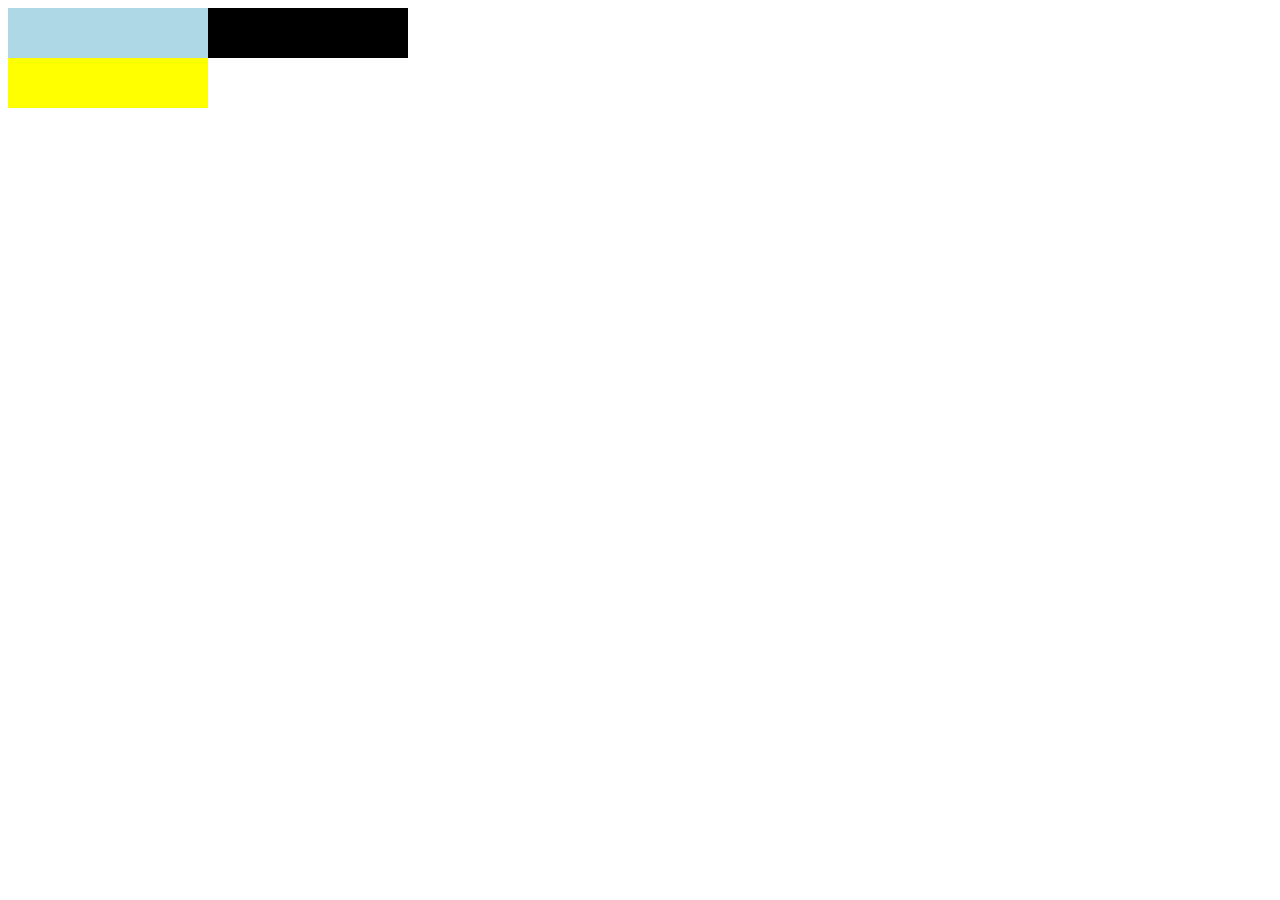
<file: gridz.html>
<html lang="en">
<head>
  <meta charset="UTF-8">
  <link href="https://fonts.googleapis.com/css?family=Nothing+You+Could+Do&display=swap" rel="stylesheet">
  <link rel="stylesheet" href="./gridz.css">
  <meta name="viewport" content="width=device-width, initial-scale=1.0">
  <meta http-equiv="X-UA-Compatible" content="ie=edge">
  <title>Document</title>
</head>
<body>
  <div class="gridContainer">
    <header></header>
    <main></main>
    <footer></footer>
  </div>
</body>
</html>
</file>
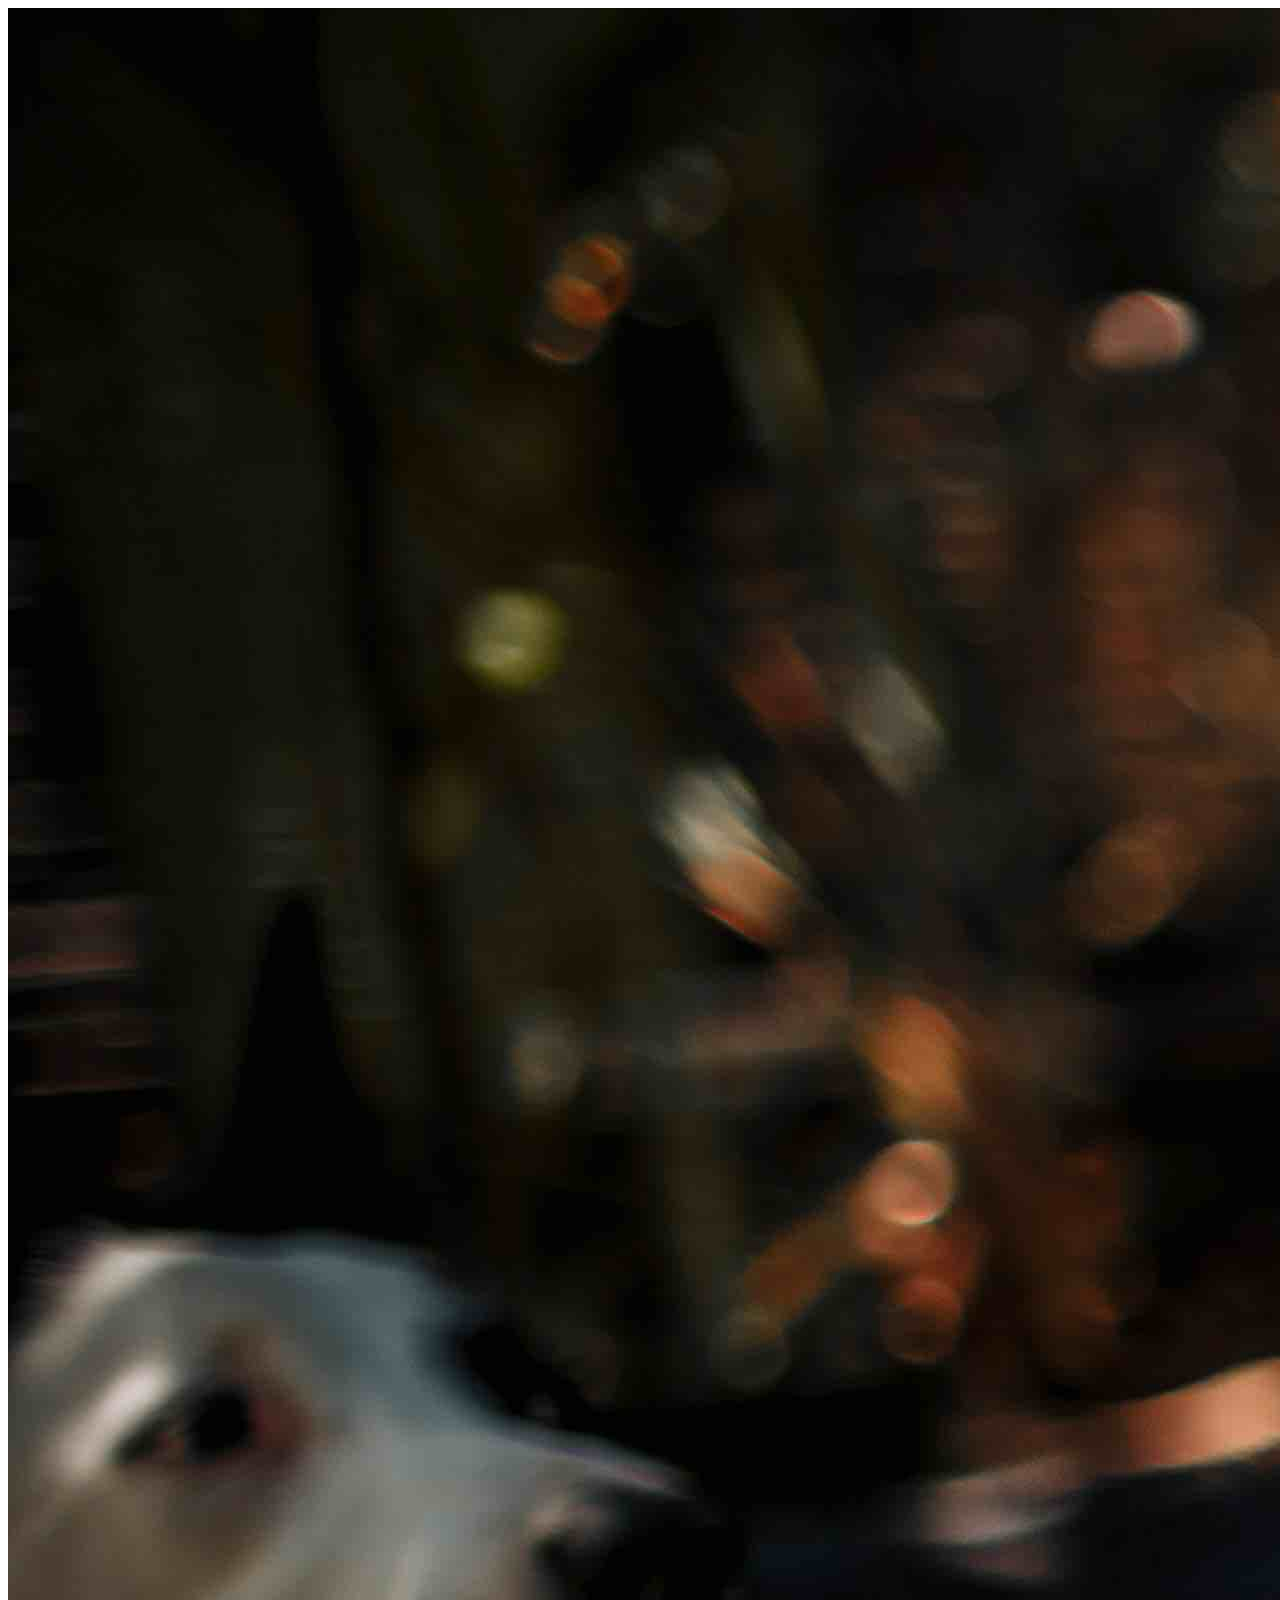
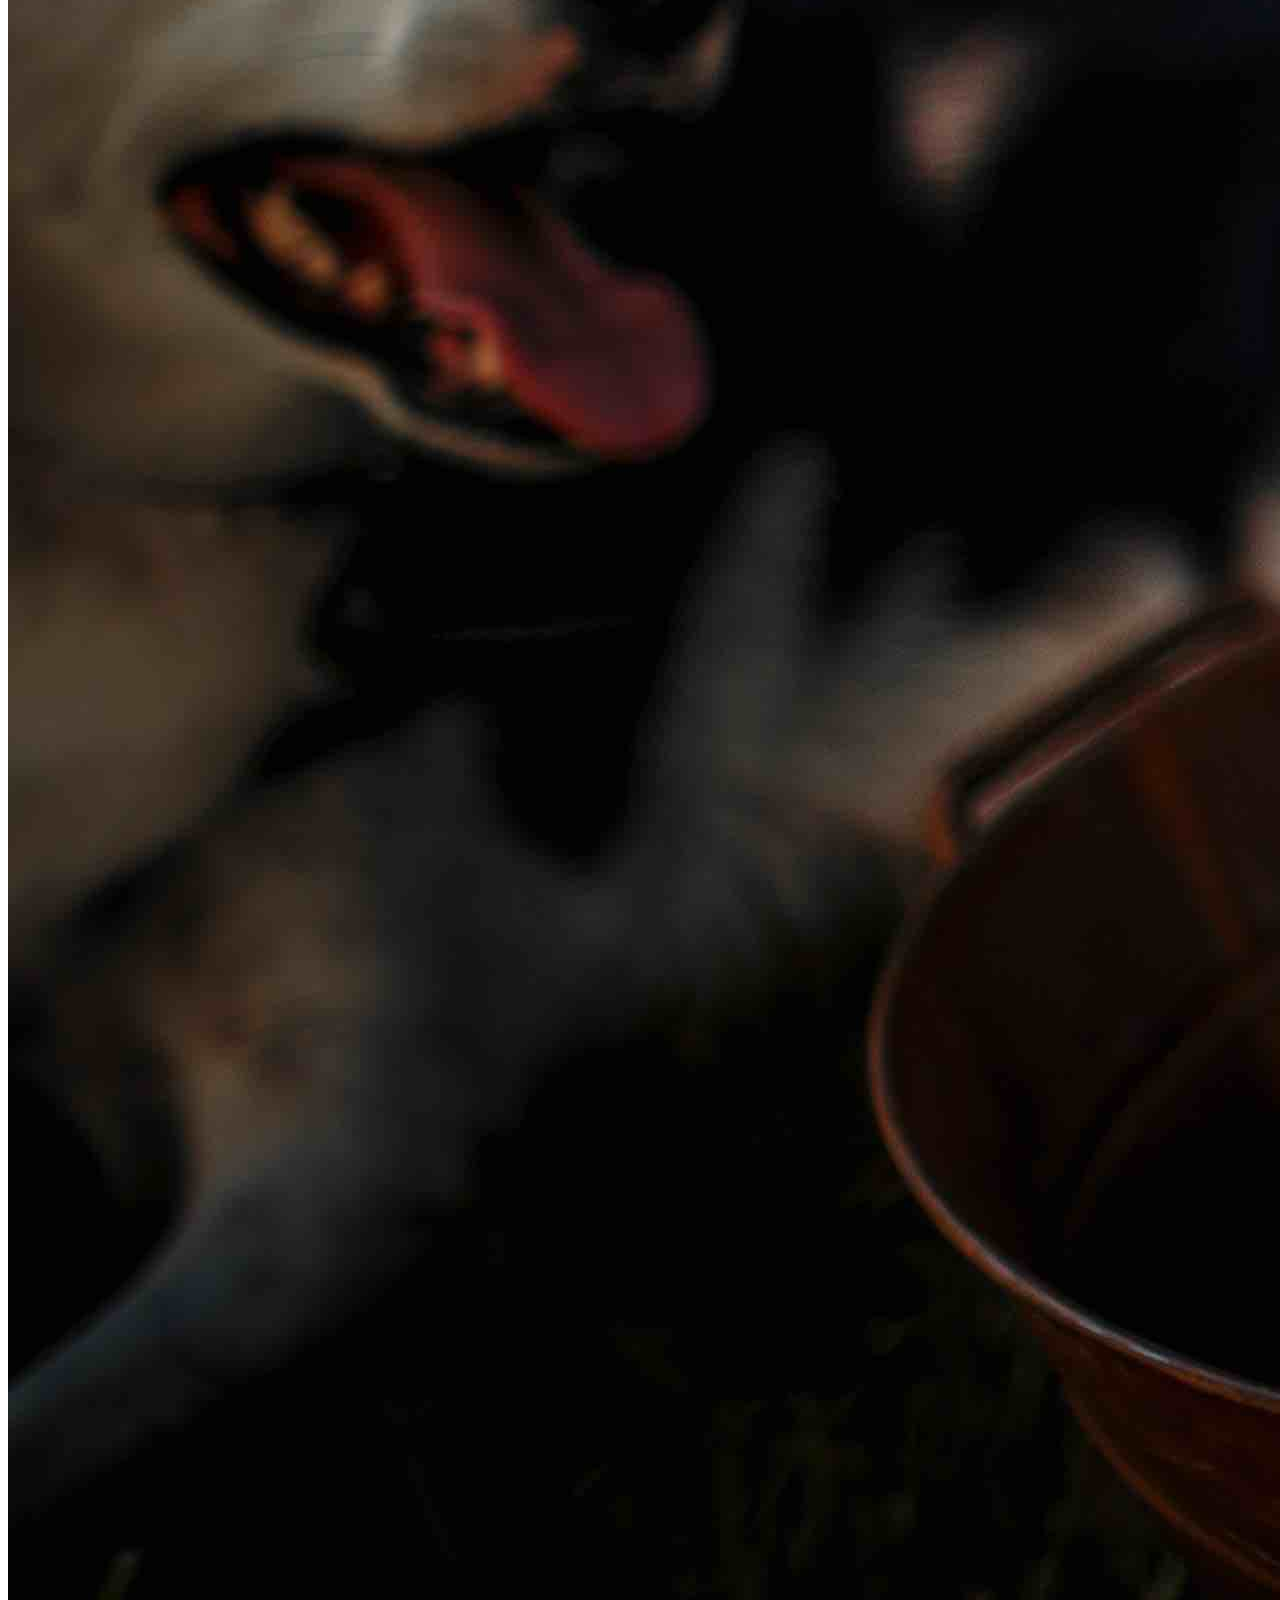
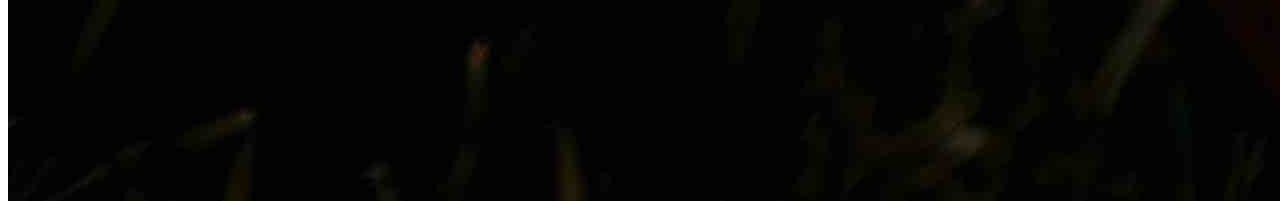
<file: image-gallery2.html>
<html lang="en">
<head>
  <meta charset="UTF-8">
  <meta name="viewport" content="width=device-width, initial-scale=1.0">
  <title>Document</title>
</head>
<body>
  <div class="header">
    <a href="">
      <img src="./images/tinyPupper.jpg" alt="">
    </a>
  </div>
</body>
</html>
</file>
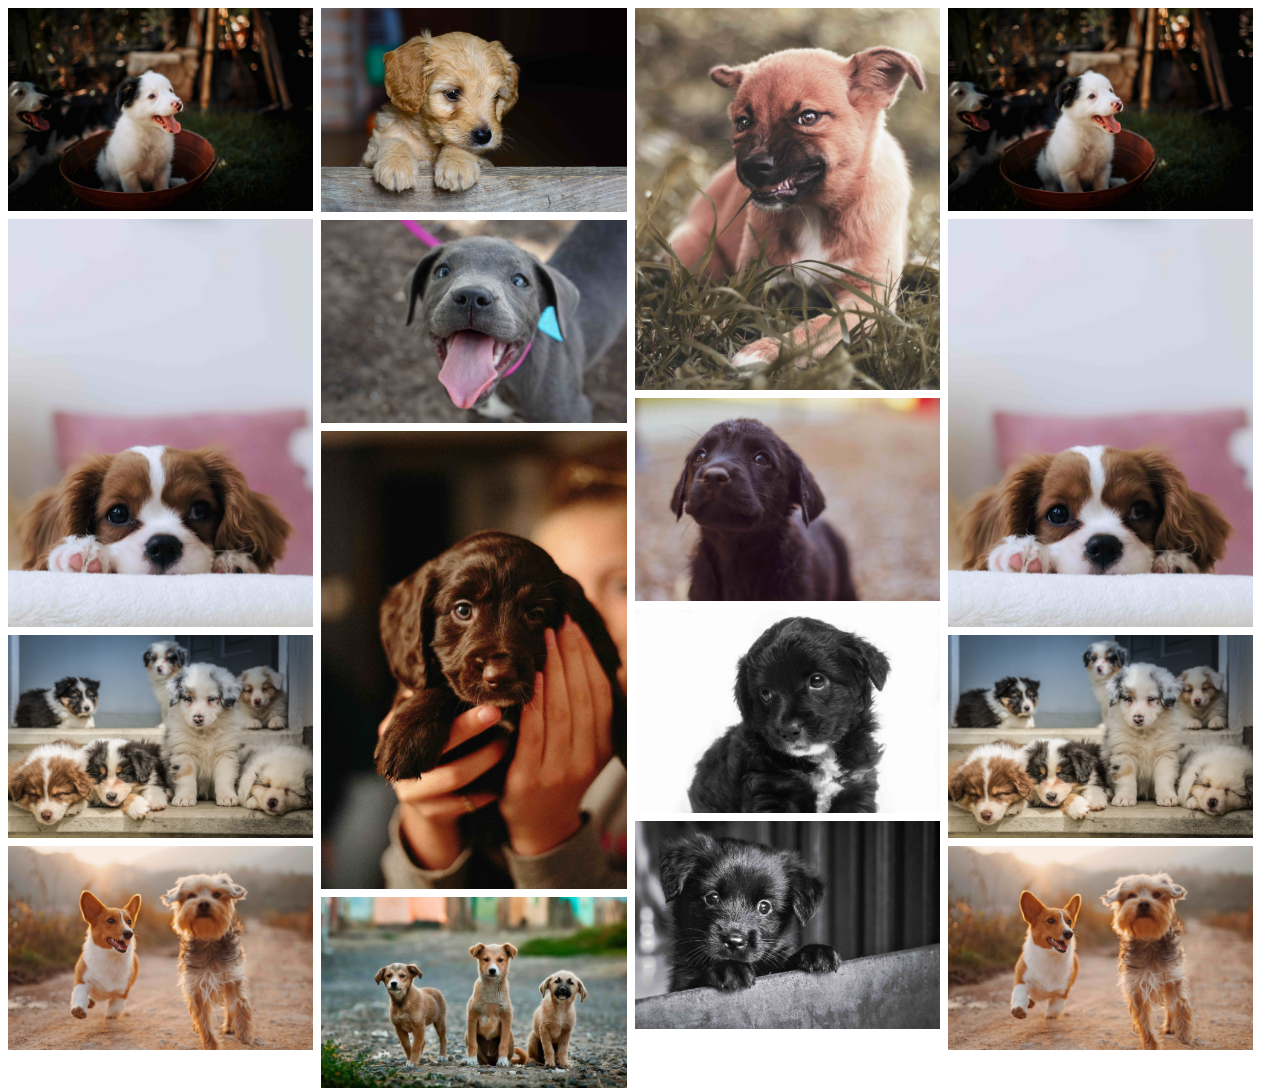
<file: pupsGrid.html>
<html lang="en">
<head>
  <meta charset="UTF-8">
  <link rel="stylesheet" href="https://cdnjs.cloudflare.com/ajax/libs/animate.css/3.7.2/animate.min.css">
  <link href="https://fonts.googleapis.com/css?family=Nothing+You+Could+Do&display=swap" rel="stylesheet">
  <link rel="stylesheet" href="./pupsGrid.css">
  <meta name="viewport" content="width=device-width, initial-scale=1.0">
  <title>Document</title>
</head>
<body>
  <div class="mainBox">
    <div class="row">
      <div class="column">
        <div class="container firstContainer">
          <img class="firstPup" src="./images/tinyPupper.jpg" alt="">
          <div class="overlay firstBox">
            <div class="overlayText">The happiest.</div>
          </div>
        </div>
        <div class="container">
          <img src="./images/tinypupper2.jpg" alt="">
          <div class="overlay">
            <div class="overlayText">Look at this guy.</div>
          </div>
        </div>
        <div class="container">
          <img src="./images/tinypupper3.jpg" alt="">
          <div class="overlay">
            <div class="overlayText">Tiny fluffy puppers.</div>
          </div>
        </div>
        <div class="container">
          <img src="./images/tinypupper5.jpg" alt="">
          <div class="overlay">
            <div class="overlayText">Tiny happy puppers.</div>
          </div>
        </div>
      </div>
      <div class="column">
        <div class="container">
          <img src="./images/tinypupper6.jpg" alt="">
          <div class="overlay">
            <div class="overlayText 
            animated infinite bounce delay-2s">Tiny fluffy pupper.</div>
          </div>
        </div>
        <div class="container">
          <img src="./images/tinypupper7.jpg" alt="">
          <div class="overlay">
            <div class="overlayText">Tiny happy pupper.</div>
          </div>
        </div>
        <div class="container">
          <img src="./images/tinypupper8.jpg" alt="">
          <div class="overlay">
            <div class="overlayText">Tiny pupper.</div>
          </div>
        </div>
        <div class="container secondContainer">
          <img class="pups" src="./images/tinypupper9.jpg" alt="">
          <div class="overlay pupper">
            <div class="overlayText">A few tiny puppers.</div>
          </div>
        </div>
      </div>
      <div class="column">
        <div class="container">
          <img src="./images/tinypupper11.jpg" alt="">
          <div class="overlay">
            <div class="overlayText">Hungry pupper.</div>
          </div>
        </div>
        <div class="container thirdContainer">
          <img class="lastPup" src="./images/tinypupper10.jpg" alt="">
          <div class="overlay lastBox">
            <div class="overlayText">An inspired tiny pupper.</div>
          </div>
        </div>
        <div class="container">
          <img src="./images/tinypupper14.jpg" alt="">
          <div class="overlay">
            <div class="overlayText">Omg.</div>
          </div>
        </div>
        <div class="container">
          <img src="./images/tinypupper15.jpg" alt="">
          <div class="overlay">
            <div class="overlayText">Hello, pupper.</div>
          </div>
        </div>
      </div>
      <div class="column">
        <div class="container firstContainer">
          <img class="firstPup" src="./images/tinyPupper.jpg" alt="">
          <div class="overlay firstBox">
            <div class="overlayText">The happiest.</div>
          </div>
        </div>
        <div class="container">
          <img src="./images/tinypupper2.jpg" alt="">
          <div class="overlay">
            <div class="overlayText">Look at this guy.</div>
          </div>
        </div>
        <div class="container">
          <img src="./images/tinypupper3.jpg" alt="">
          <div class="overlay">
            <div class="overlayText">Tiny fluffy puppers.</div>
          </div>
        </div>
        <div class="container">
          <img src="./images/tinypupper5.jpg" alt="">
          <div class="overlay">
            <div class="overlayText">Tiny happy puppers.</div>
          </div>
        </div>
      </div>
    </div>
  </div>
</body>
</html>
</file>
<file: gridz.css>
.gridContainer {
  display: grid;
  height: 400px;
  width: 400px;
  grid-template-columns: 1fr 1fr;
  grid-template-rows: 1fr 1fr 2fr 2fr 1fr 1fr;
  grid-template-areas: 
    "header header"
    "main   main"
    "main   main"
    "footer footer"
}

.gridCell {
  height: 100%;
  border: 1px solid black;
}

header {
  background: lightblue;
}

main {
  background: black;
}

footer {
  background: yellow;
}
</file>
<file: pupsGrid.css>
html, body {
  width: 100%;
  height: 100%;
  margin: 0;
  padding: 0;
}

.mainBox {
  width: 100%;
  height: 100%;
}

.row {
  display: flex;
  flex-wrap: wrap;
  padding: 0 4px;
  font-family: 'Nothing You Could Do', cursive;
}

.column {
  flex: 25%;
  max-width: 24%;
  padding: 0 4px;
}

.column img {
  margin-top: 8px;
  vertical-align: middle;
  width: 100%;
}

.container {
  position: relative;
  height: auto;
}

.overlay {
  display: flex;
  align-items: center;
  font-size: 25px;
  color: white;
  width: auto;
  padding: 10px;
  position: absolute;
  top: 8px;
  bottom: 0;
  left: 0;
  right: 0;
  opacity: 0;
  transition: .3s ease;
  background: black;
}

.container:hover .overlay {
  opacity: .5;
}

.overlayText {
  width: 100%;
  text-align: center;
  cursor: default;
}

@media screen and (max-width: 800px) {
  
  .column {
    flex: 50%;
    max-width: 48%;
    margin: 0;
  }
}

@media screen and (max-width: 600px) {
  .column {
    flex: 100%;
    max-width: 100%;
  }
}
</file>
